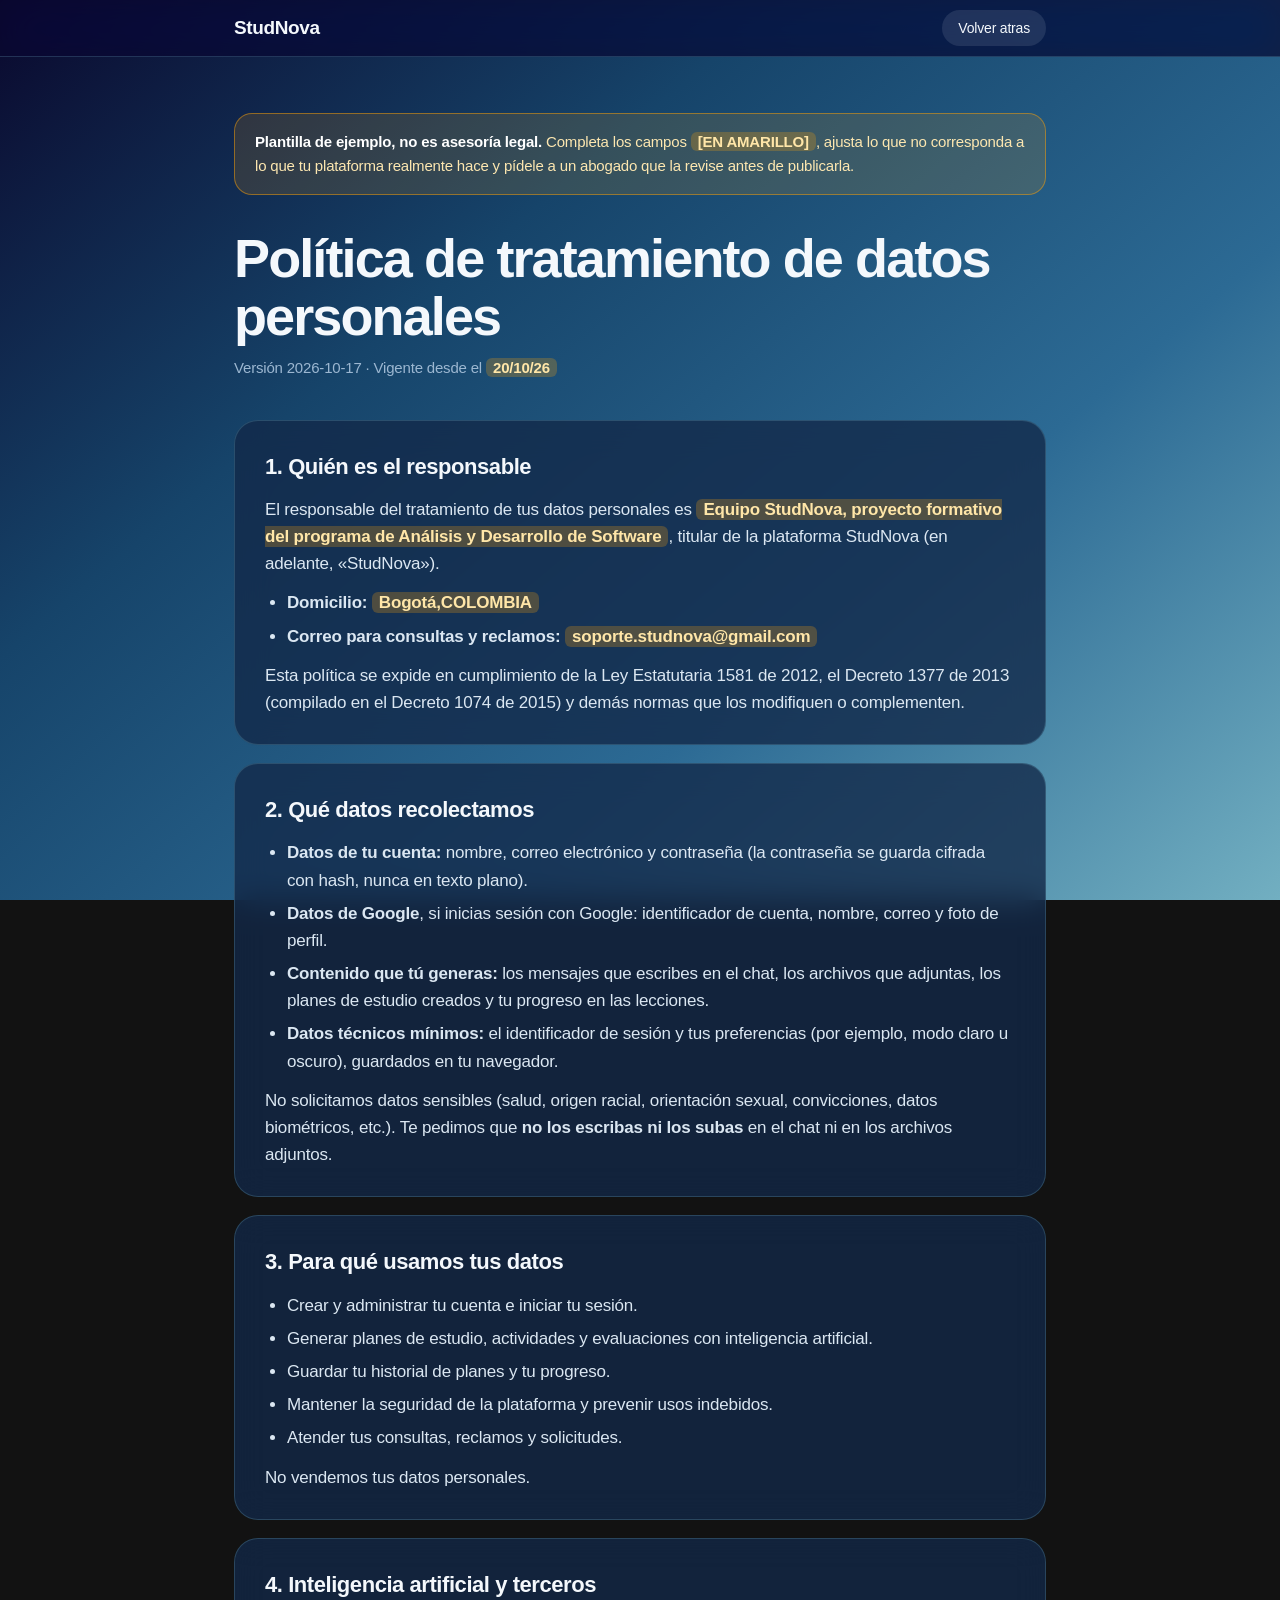
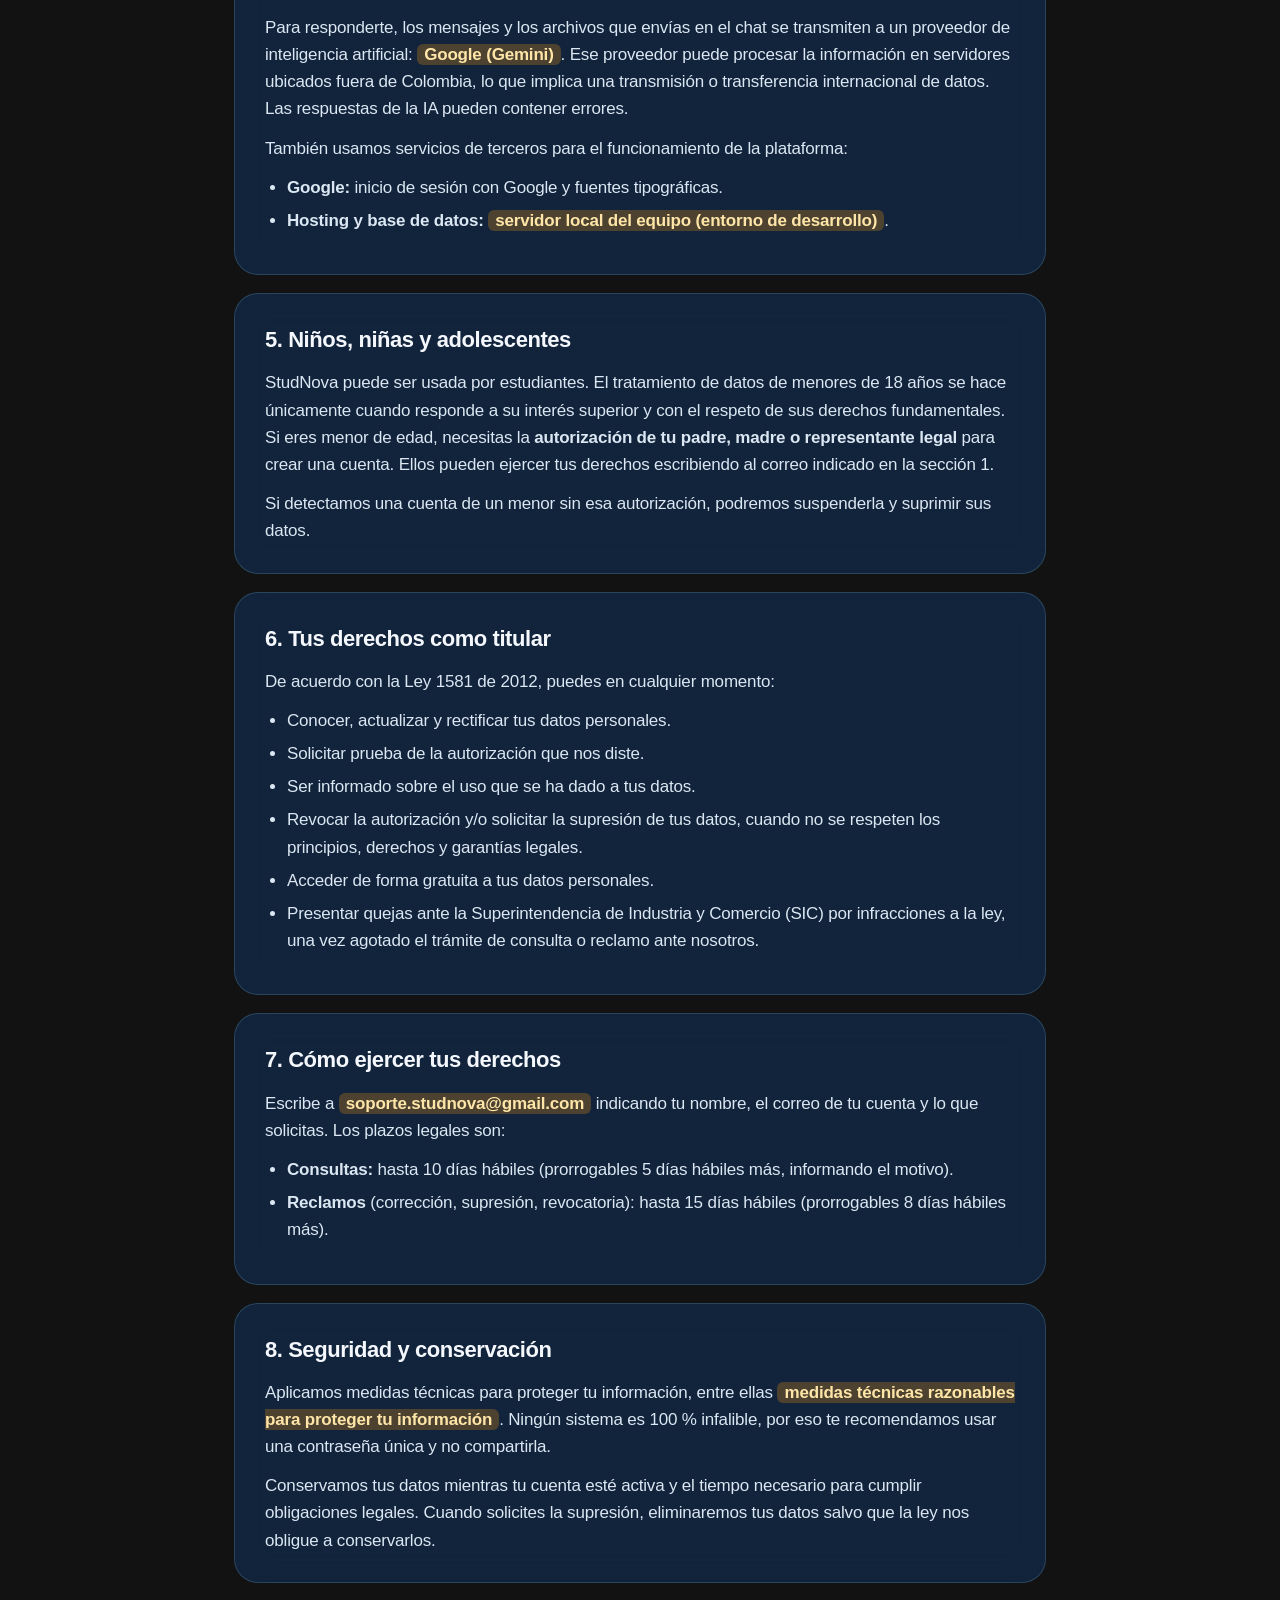
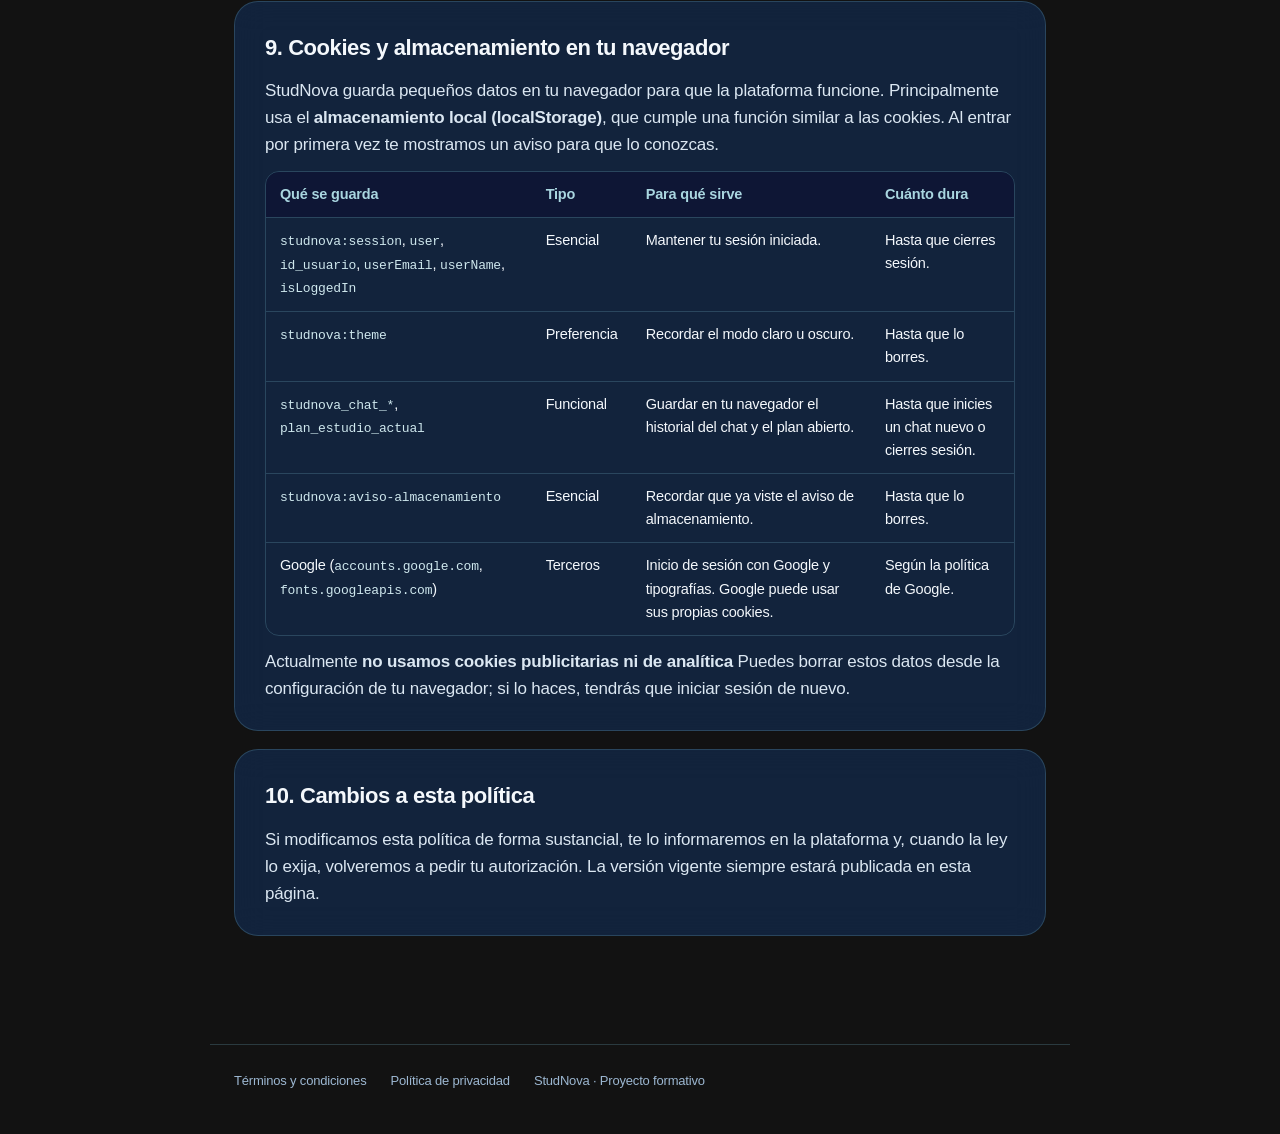
<file: legal/privacidad.html>
<!DOCTYPE html>
<html lang="es">
<head>
<meta charset="UTF-8">
<meta name="viewport" content="width=device-width, initial-scale=1.0">
<title>StudNova — Política de tratamiento de datos personales</title>
<link rel="stylesheet" href="legal.css">
</head>
<body>

<header class="legal-nav">
  <div class="legal-nav-in">
    <a class="legal-logo" href="/principal%20interfaz/index.html">StudNova</a>
    <a class="volver" href="/login/login.html">Volver atras</a>
  </div>
</header>

<main class="legal">

  <!-- BORRA este bloque cuando completes los campos y un abogado revise el texto -->
  <div class="legal-aviso">
    <strong>Plantilla de ejemplo, no es asesoría legal.</strong>
    Completa los campos <mark class="pendiente">[EN AMARILLO]</mark>, ajusta lo que no
    corresponda a lo que tu plataforma realmente hace y pídele a un abogado que la revise
    antes de publicarla.
  </div>

  <h1>Política de tratamiento de datos personales</h1>
  <p class="meta">Versión 2026-10-17 · Vigente desde el <mark class="pendiente">20/10/26 <!--[FECHA DE PUBLICACIÓN]--></mark></p>

  <section id="responsable">
    <h2>1. Quién es el responsable</h2>
    <p>El responsable del tratamiento de tus datos personales es <mark class="pendiente">Equipo StudNova, proyecto formativo del programa de Análisis y Desarrollo de Software</mark>,
       titular de la plataforma StudNova (en adelante, «StudNova»).</p>
    <ul>
      <li><strong>Domicilio:</strong> <mark class="pendiente">Bogotá,COLOMBIA</mark></li>
      <li><strong>Correo para consultas y reclamos:</strong> <mark class="pendiente">soporte.studnova@gmail.com</mark></li>
    </ul>
    <p>Esta política se expide en cumplimiento de la Ley Estatutaria 1581 de 2012, el Decreto 1377 de 2013
       (compilado en el Decreto 1074 de 2015) y demás normas que los modifiquen o complementen.</p>
  </section>

  <section id="datos">
    <h2>2. Qué datos recolectamos</h2>
    <ul>
      <li><strong>Datos de tu cuenta:</strong> nombre, correo electrónico y contraseña (la contraseña se guarda cifrada con hash, nunca en texto plano).</li>
      <li><strong>Datos de Google</strong>, si inicias sesión con Google: identificador de cuenta, nombre, correo y foto de perfil.</li>
      <li><strong>Contenido que tú generas:</strong> los mensajes que escribes en el chat, los archivos que adjuntas, los planes de estudio creados y tu progreso en las lecciones.</li>
      <li><strong>Datos técnicos mínimos:</strong> el identificador de sesión y tus preferencias (por ejemplo, modo claro u oscuro), guardados en tu navegador.</li>
    </ul>
    <p>No solicitamos datos sensibles (salud, origen racial, orientación sexual, convicciones, datos biométricos, etc.).
       Te pedimos que <strong>no los escribas ni los subas</strong> en el chat ni en los archivos adjuntos.</p>
  </section>

  <section id="finalidades">
    <h2>3. Para qué usamos tus datos</h2>
    <ul>
      <li>Crear y administrar tu cuenta e iniciar tu sesión.</li>
      <li>Generar planes de estudio, actividades y evaluaciones con inteligencia artificial.</li>
      <li>Guardar tu historial de planes y tu progreso.</li>
      <li>Mantener la seguridad de la plataforma y prevenir usos indebidos.</li>
      <li>Atender tus consultas, reclamos y solicitudes.</li>
    </ul>
    <p>No vendemos tus datos personales.</p>
  </section>

  <section id="ia">
    <h2>4. Inteligencia artificial y terceros</h2>
    <p>Para responderte, los mensajes y los archivos que envías en el chat se transmiten a un proveedor de inteligencia artificial:
       <mark class="pendiente">Google (Gemini)</mark>.
       Ese proveedor puede procesar la información en servidores ubicados fuera de Colombia, lo que implica una
       transmisión o transferencia internacional de datos. Las respuestas de la IA pueden contener errores.</p>
    <p>También usamos servicios de terceros para el funcionamiento de la plataforma:</p>
    <ul>
      <li><strong>Google:</strong> inicio de sesión con Google y fuentes tipográficas.</li>
      <li><strong>Hosting y base de datos:</strong> <mark class="pendiente">servidor local del equipo (entorno de desarrollo)</mark>.</li>
    </ul>
  </section>

  <section id="menores">
    <h2>5. Niños, niñas y adolescentes</h2>
    <p>StudNova puede ser usada por estudiantes. El tratamiento de datos de menores de 18 años se hace
       únicamente cuando responde a su interés superior y con el respeto de sus derechos fundamentales.
       Si eres menor de edad, necesitas la <strong>autorización de tu padre, madre o representante legal</strong>
       para crear una cuenta. Ellos pueden ejercer tus derechos escribiendo al correo indicado en la sección 1.</p>
    <p>Si detectamos una cuenta de un menor sin esa autorización, podremos suspenderla y suprimir sus datos.</p>
  </section>

  <section id="derechos">
    <h2>6. Tus derechos como titular</h2>
    <p>De acuerdo con la Ley 1581 de 2012, puedes en cualquier momento:</p>
    <ul>
      <li>Conocer, actualizar y rectificar tus datos personales.</li>
      <li>Solicitar prueba de la autorización que nos diste.</li>
      <li>Ser informado sobre el uso que se ha dado a tus datos.</li>
      <li>Revocar la autorización y/o solicitar la supresión de tus datos, cuando no se respeten los principios, derechos y garantías legales.</li>
      <li>Acceder de forma gratuita a tus datos personales.</li>
      <li>Presentar quejas ante la Superintendencia de Industria y Comercio (SIC) por infracciones a la ley, una vez agotado el trámite de consulta o reclamo ante nosotros.</li>
    </ul>
  </section>

  <section id="ejercer">
    <h2>7. Cómo ejercer tus derechos</h2>
    <p>Escribe a <mark class="pendiente">soporte.studnova@gmail.com</mark> indicando tu nombre, el correo de tu cuenta
       y lo que solicitas. Los plazos legales son:</p>
    <ul>
      <li><strong>Consultas:</strong> hasta 10 días hábiles (prorrogables 5 días hábiles más, informando el motivo).</li>
      <li><strong>Reclamos</strong> (corrección, supresión, revocatoria): hasta 15 días hábiles (prorrogables 8 días hábiles más).</li>
    </ul>
  </section>

  <section id="seguridad">
    <h2>8. Seguridad y conservación</h2>
    <p>Aplicamos medidas técnicas para proteger tu información, entre ellas
       <mark class="pendiente">medidas técnicas razonables para proteger tu información</mark>.
       Ningún sistema es 100 % infalible, por eso te recomendamos usar una contraseña única y no compartirla.</p>
    <p>Conservamos tus datos mientras tu cuenta esté activa y el tiempo necesario para cumplir obligaciones legales.
       Cuando solicites la supresión, eliminaremos tus datos salvo que la ley nos obligue a conservarlos.</p>
  </section>

  <section id="cookies">
    <h2>9. Cookies y almacenamiento en tu navegador</h2>
    <p>StudNova guarda pequeños datos en tu navegador para que la plataforma funcione. Principalmente usa el
       <strong>almacenamiento local (localStorage)</strong>, que cumple una función similar a las cookies.
       Al entrar por primera vez te mostramos un aviso para que lo conozcas.</p>

    <div class="tabla-scroll">
      <table>
        <thead>
          <tr><th>Qué se guarda</th><th>Tipo</th><th>Para qué sirve</th><th>Cuánto dura</th></tr>
        </thead>
        <tbody>
          <tr>
            <td><code>studnova:session</code>, <code>user</code>, <code>id_usuario</code>, <code>userEmail</code>, <code>userName</code>, <code>isLoggedIn</code></td>
            <td>Esencial</td>
            <td>Mantener tu sesión iniciada.</td>
            <td>Hasta que cierres sesión.</td>
          </tr>
          <tr>
            <td><code>studnova:theme</code></td>
            <td>Preferencia</td>
            <td>Recordar el modo claro u oscuro.</td>
            <td>Hasta que lo borres.</td>
          </tr>
          <tr>
            <td><code>studnova_chat_*</code>, <code>plan_estudio_actual</code></td>
            <td>Funcional</td>
            <td>Guardar en tu navegador el historial del chat y el plan abierto.</td>
            <td>Hasta que inicies un chat nuevo o cierres sesión.</td>
          </tr>
          <tr>
            <td><code>studnova:aviso-almacenamiento</code></td>
            <td>Esencial</td>
            <td>Recordar que ya viste el aviso de almacenamiento.</td>
            <td>Hasta que lo borres.</td>
          </tr>
          <tr>
            <td>Google (<code>accounts.google.com</code>, <code>fonts.googleapis.com</code>)</td>
            <td>Terceros</td>
            <td>Inicio de sesión con Google y tipografías. Google puede usar sus propias cookies.</td>
            <td>Según la política de Google.</td>
          </tr>
        </tbody>
      </table>
    </div>

    <p style="margin-top:12px">Actualmente <strong>no usamos cookies publicitarias ni de analítica</strong>
       Puedes borrar estos datos desde la configuración de tu navegador; si lo haces, tendrás que iniciar sesión de nuevo.</p>
  </section>

  <section id="cambios">
    <h2>10. Cambios a esta política</h2>
    <p>Si modificamos esta política de forma sustancial, te lo informaremos en la plataforma y, cuando la ley lo exija,
       volveremos a pedir tu autorización. La versión vigente siempre estará publicada en esta página.</p>
  </section>

</main>

<footer class="legal-pie">
  <a href="terminos.html">Términos y condiciones</a>
  <a href="privacidad.html">Política de privacidad</a>
  <span>StudNova · Proyecto formativo</span>
</footer>

</body>
</html>
</file>
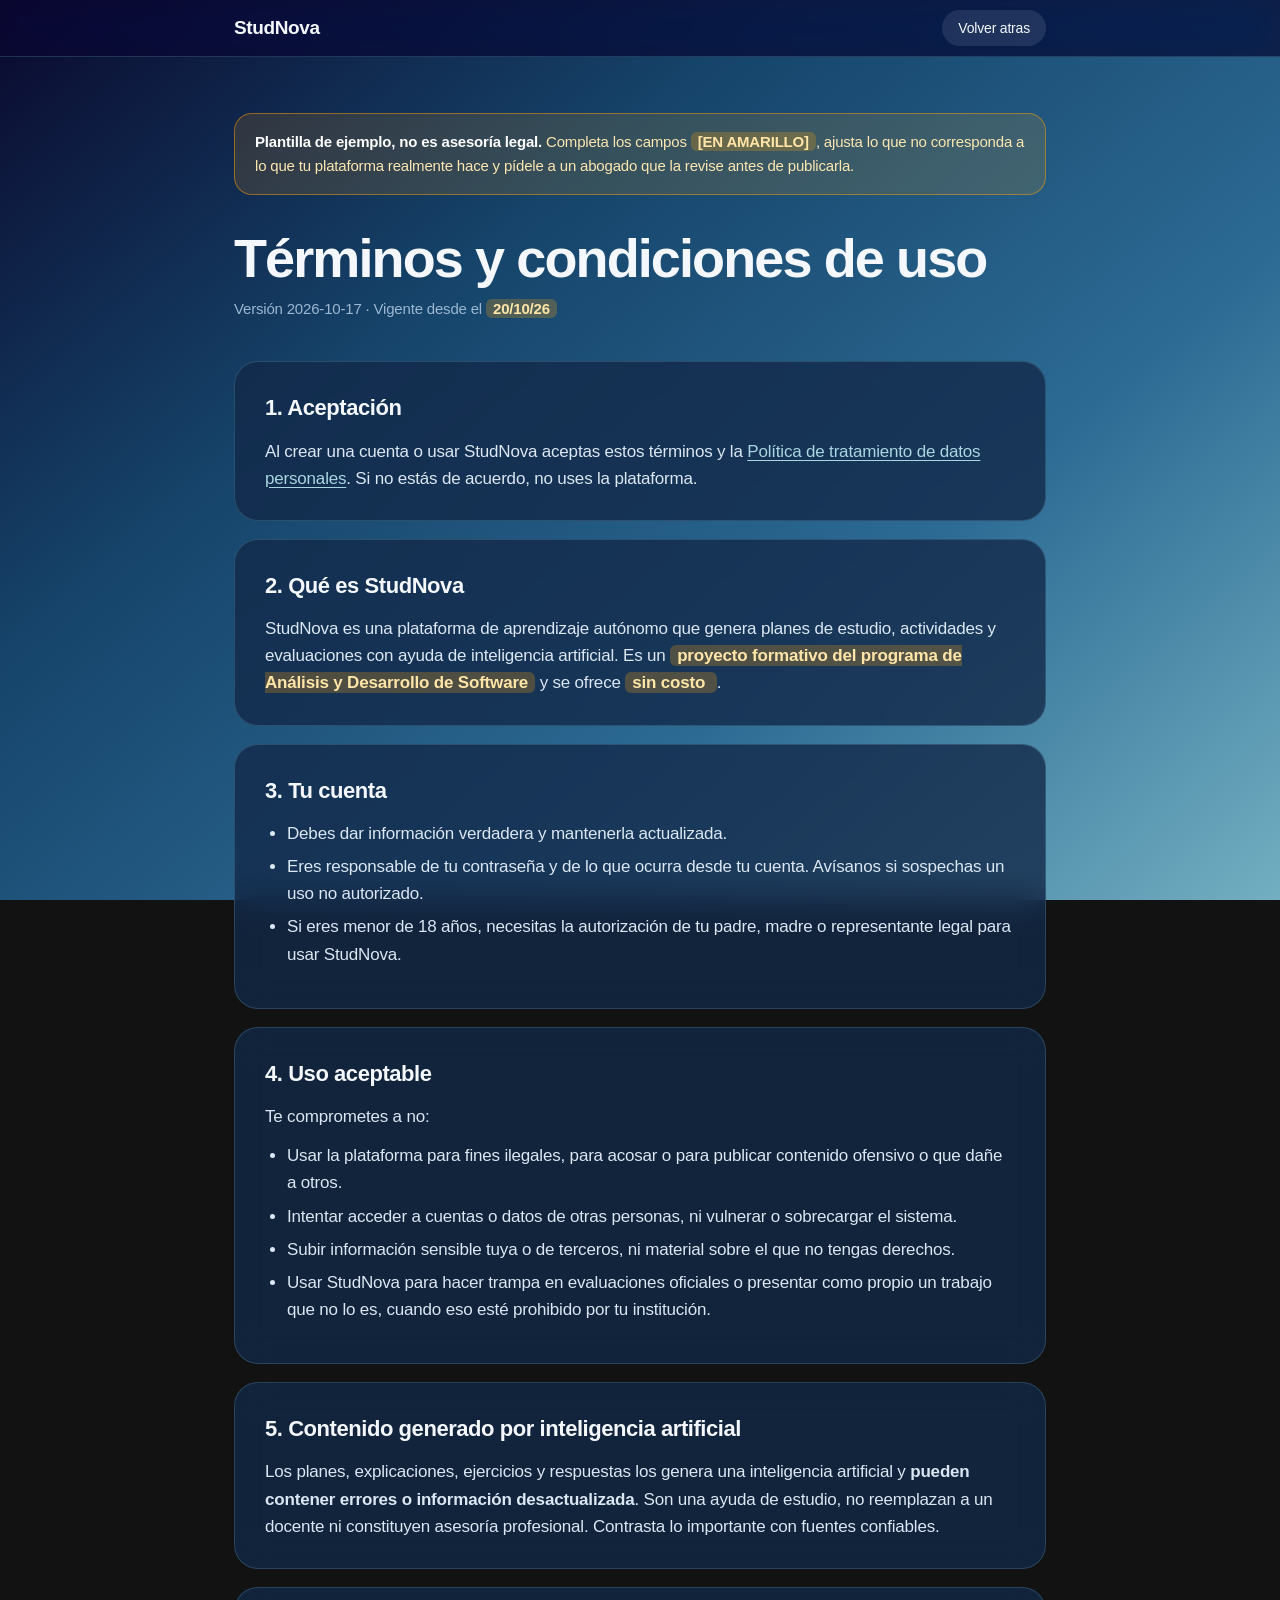
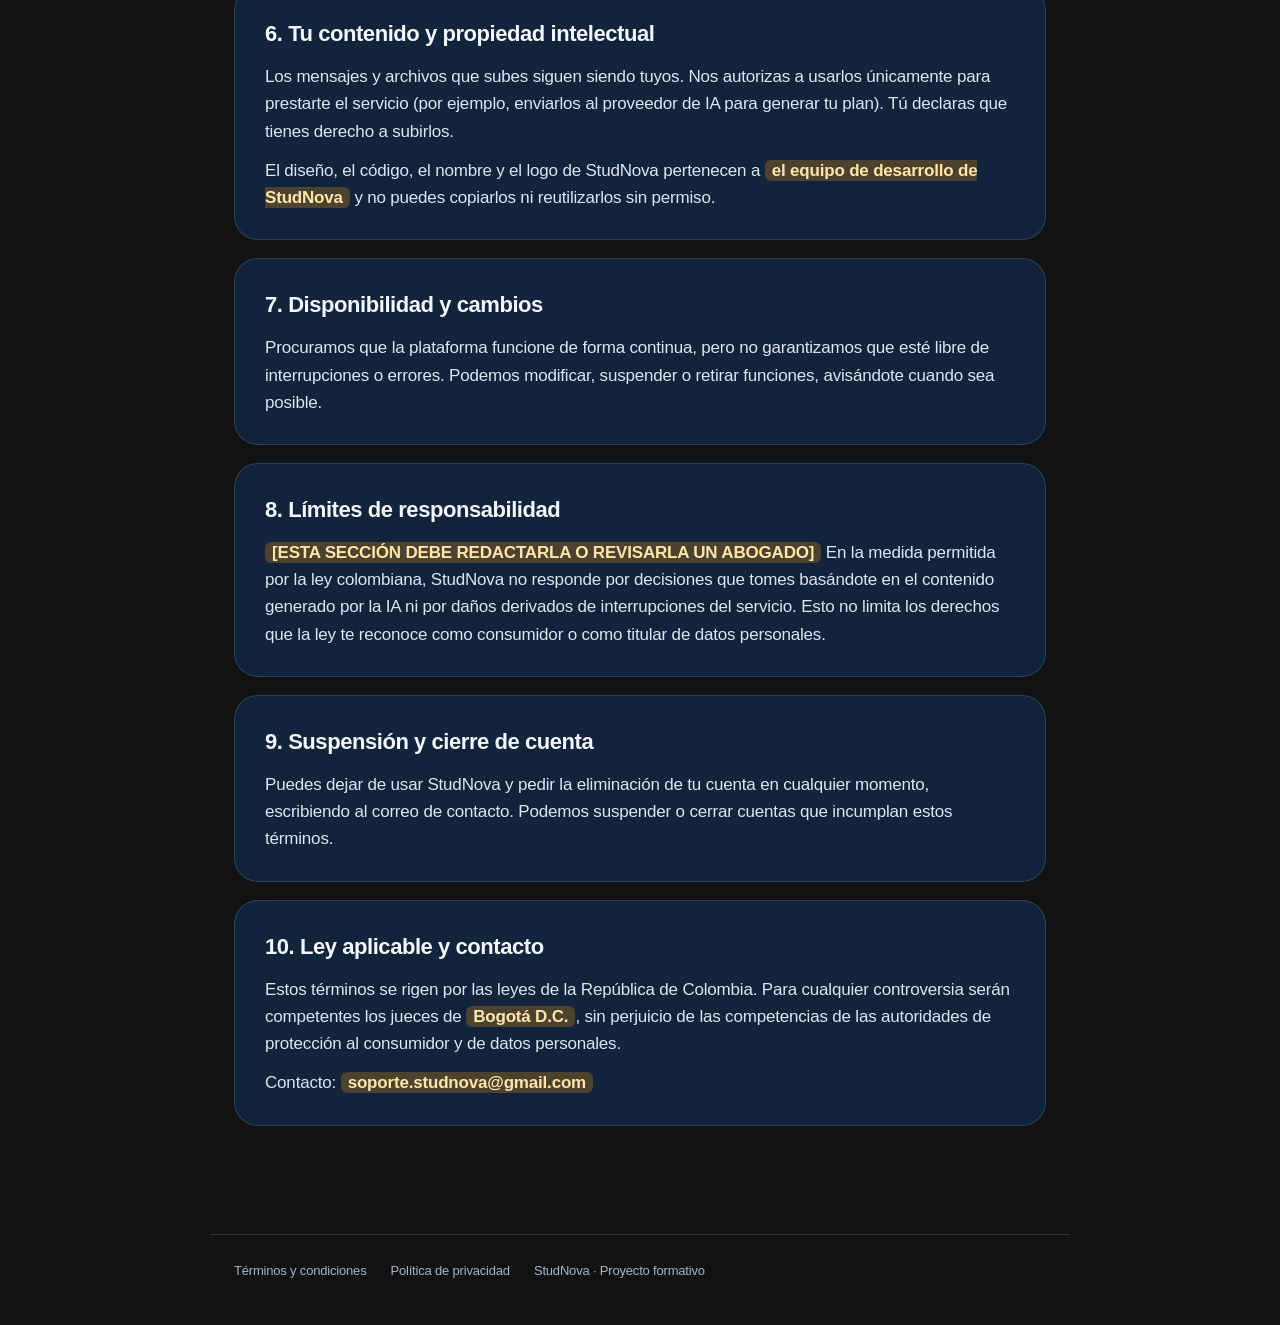
<file: legal/terminos.html>
<!DOCTYPE html>
<html lang="es">
<head>
<meta charset="UTF-8">
<meta name="viewport" content="width=device-width, initial-scale=1.0">
<title>StudNova — Términos y condiciones</title>
<link rel="stylesheet" href="legal.css">
</head>
<body>

<header class="legal-nav">
  <div class="legal-nav-in">
    <a class="legal-logo" href="/principal%20interfaz/index.html">StudNova</a>
    <a class="volver" href="/login/login.html">Volver atras</a>
  </div>
</header>

<main class="legal">

  <!-- BORRA este bloque cuando completes los campos y un abogado revise el texto -->
  <div class="legal-aviso">
    <strong>Plantilla de ejemplo, no es asesoría legal.</strong>
    Completa los campos <mark class="pendiente">[EN AMARILLO]</mark>, ajusta lo que no
    corresponda a lo que tu plataforma realmente hace y pídele a un abogado que la revise
    antes de publicarla.
  </div>

  <h1>Términos y condiciones de uso</h1>
  <p class="meta">Versión 2026-10-17 · Vigente desde el <mark class="pendiente">20/10/26 <!--[FECHA DE PUBLICACIÓN]--> </mark></p>

  <section id="aceptacion">
    <h2>1. Aceptación</h2>
    <p>Al crear una cuenta o usar StudNova aceptas estos términos y la
       <a href="privacidad.html">Política de tratamiento de datos personales</a>.
       Si no estás de acuerdo, no uses la plataforma.</p>
  </section>

  <section id="servicio">
    <h2>2. Qué es StudNova</h2>
    <p>StudNova es una plataforma de aprendizaje autónomo que genera planes de estudio, actividades y evaluaciones
       con ayuda de inteligencia artificial. Es un <mark class="pendiente">proyecto formativo del programa de Análisis y Desarrollo de Software</mark>
       y se ofrece <mark class="pendiente">sin costo </mark>.</p>
  </section>

  <section id="cuenta">
    <h2>3. Tu cuenta</h2>
    <ul>
      <li>Debes dar información verdadera y mantenerla actualizada.</li>
      <li>Eres responsable de tu contraseña y de lo que ocurra desde tu cuenta. Avísanos si sospechas un uso no autorizado.</li>
      <li>Si eres menor de 18 años, necesitas la autorización de tu padre, madre o representante legal para usar StudNova.</li>
    </ul>
  </section>

  <section id="uso">
    <h2>4. Uso aceptable</h2>
    <p>Te comprometes a no:</p>
    <ul>
      <li>Usar la plataforma para fines ilegales, para acosar o para publicar contenido ofensivo o que dañe a otros.</li>
      <li>Intentar acceder a cuentas o datos de otras personas, ni vulnerar o sobrecargar el sistema.</li>
      <li>Subir información sensible tuya o de terceros, ni material sobre el que no tengas derechos.</li>
      <li>Usar StudNova para hacer trampa en evaluaciones oficiales o presentar como propio un trabajo que no lo es, cuando eso esté prohibido por tu institución.</li>
    </ul>
  </section>

  <section id="ia">
    <h2>5. Contenido generado por inteligencia artificial</h2>
    <p>Los planes, explicaciones, ejercicios y respuestas los genera una inteligencia artificial y <strong>pueden contener
       errores o información desactualizada</strong>. Son una ayuda de estudio, no reemplazan a un docente ni
       constituyen asesoría profesional. Contrasta lo importante con fuentes confiables.</p>
  </section>

  <section id="contenido">
    <h2>6. Tu contenido y propiedad intelectual</h2>
    <p>Los mensajes y archivos que subes siguen siendo tuyos. Nos autorizas a usarlos únicamente para prestarte el
       servicio (por ejemplo, enviarlos al proveedor de IA para generar tu plan). Tú declaras que tienes derecho a
       subirlos.</p>
    <p>El diseño, el código, el nombre y el logo de StudNova pertenecen a <mark class="pendiente">el equipo de desarrollo de StudNova</mark>
       y no puedes copiarlos ni reutilizarlos sin permiso.</p>
  </section>

  <section id="disponibilidad">
    <h2>7. Disponibilidad y cambios</h2>
    <p>Procuramos que la plataforma funcione de forma continua, pero no garantizamos que esté libre de
       interrupciones o errores. Podemos modificar, suspender o retirar funciones, avisándote cuando sea posible.</p>
  </section>

  <section id="responsabilidad">
    <h2>8. Límites de responsabilidad</h2>
    <p><mark class="pendiente">[ESTA SECCIÓN DEBE REDACTARLA O REVISARLA UN ABOGADO]</mark>
       En la medida permitida por la ley colombiana, StudNova no responde por decisiones que tomes basándote
       en el contenido generado por la IA ni por daños derivados de interrupciones del servicio. Esto no limita
       los derechos que la ley te reconoce como consumidor o como titular de datos personales.</p>
  </section>

  <section id="terminacion">
    <h2>9. Suspensión y cierre de cuenta</h2>
    <p>Puedes dejar de usar StudNova y pedir la eliminación de tu cuenta en cualquier momento, escribiendo al correo
       de contacto. Podemos suspender o cerrar cuentas que incumplan estos términos.</p>
  </section>

  <section id="ley">
    <h2>10. Ley aplicable y contacto</h2>
    <p>Estos términos se rigen por las leyes de la República de Colombia. Para cualquier controversia serán competentes
       los jueces de <mark class="pendiente">Bogotá D.C.</mark>, sin perjuicio de las competencias de las autoridades
       de protección al consumidor y de datos personales.</p>
    <p>Contacto: <mark class="pendiente">soporte.studnova@gmail.com</mark></p>
  </section>

</main>

<footer class="legal-pie">
  <a href="terminos.html">Términos y condiciones</a>
  <a href="privacidad.html">Política de privacidad</a>
  <span>StudNova · Proyecto formativo</span>
</footer>

</body>
</html>
</file>
<file: legal/legal.css>
/* ============================================================
   StudNova — legal.css
   Estilos de las páginas legales (privacidad y términos).
   Misma paleta y estilo Apple que la landing.
   ============================================================ */
:root{
  --bg-dark:#0A082D; --primary:#16446A; --secondary:#72AFC1; --accent:#2C6A94;
  --card:rgba(18,40,72,.78); --border:rgba(114,175,193,.25);
  --text:#F4F8FC; --text2:#9CB7D1; --coral-soft:#A9D6E0;
  --font:-apple-system,BlinkMacSystemFont,"SF Pro Display","SF Pro Text","Inter",
         "Segoe UI","Helvetica Neue",Helvetica,Arial,sans-serif;
}
*{margin:0;padding:0;box-sizing:border-box;}
html{color-scheme:dark;scroll-behavior:smooth;scroll-padding-top:84px;}

body{
  font-family:var(--font);
  font-size:17px;
  line-height:1.6;
  letter-spacing:-0.011em;
  color:var(--text);
  -webkit-font-smoothing:antialiased;
  background:linear-gradient(500deg,var(--bg-dark),var(--primary),var(--accent),var(--secondary));
  background-attachment:fixed;
  min-height:100vh;
}
::selection{background:var(--coral-soft);color:var(--bg-dark);}
a{color:var(--coral-soft);text-underline-offset:3px;}
a:hover{color:#fff;}
a:focus-visible,button:focus-visible{outline:2px solid var(--coral-soft);outline-offset:3px;border-radius:6px;}

/* Barra superior */
.legal-nav{
  position:sticky;top:0;z-index:10;
  background:rgba(10,8,45,.72);
  -webkit-backdrop-filter:saturate(180%) blur(20px);
  backdrop-filter:saturate(180%) blur(20px);
  border-bottom:1px solid var(--border);
}
.legal-nav-in{
  max-width:860px;margin:0 auto;padding:0 24px;height:56px;
  display:flex;align-items:center;justify-content:space-between;gap:16px;
}
.legal-logo{font-size:19px;font-weight:600;letter-spacing:-0.02em;color:var(--text);text-decoration:none;}
.legal-nav a.volver{
  font-size:14px;text-decoration:none;color:var(--text);
  background:rgba(244,248,252,.1);padding:7px 16px;border-radius:980px;
  transition:background .2s ease;
}
.legal-nav a.volver:hover{background:rgba(244,248,252,.18);}

/* Contenido */
.legal{max-width:860px;margin:0 auto;padding:56px 24px 90px;}

.legal-aviso{
  background:rgba(245,158,11,.14);
  border:1px solid rgba(245,158,11,.5);
  border-radius:18px;padding:16px 20px;margin-bottom:34px;
  font-size:15px;color:#fde7b0;
}
.legal-aviso strong{color:#fff;}

.legal h1{
  font-size:clamp(34px,6vw,54px);line-height:1.08;
  letter-spacing:-0.035em;font-weight:700;margin-bottom:10px;
}
.legal .meta{color:var(--text2);font-size:15px;margin-bottom:40px;}

.legal section{
  background:var(--card);
  -webkit-backdrop-filter:blur(16px);backdrop-filter:blur(16px);
  border:1px solid var(--border);
  border-radius:24px;padding:28px 30px;margin-bottom:18px;
}
.legal h2{font-size:22px;letter-spacing:-0.02em;margin-bottom:12px;font-weight:600;}
.legal h3{font-size:16px;margin:16px 0 6px;color:var(--coral-soft);font-weight:600;}
.legal p{margin-bottom:12px;color:#dbe7f2;}
.legal p:last-child{margin-bottom:0;}
.legal ul{margin:6px 0 12px 22px;color:#dbe7f2;}
.legal li{margin-bottom:6px;}

/* Campos que debes completar */
mark.pendiente{
  background:rgba(245,158,11,.25);color:#ffe6a8;
  padding:1px 7px;border-radius:6px;font-weight:600;
}

/* Tabla de cookies / almacenamiento */
.tabla-scroll{overflow-x:auto;margin:10px 0 4px;border-radius:14px;border:1px solid var(--border);}
table{width:100%;border-collapse:collapse;font-size:14.5px;min-width:620px;}
th,td{text-align:left;padding:11px 14px;border-bottom:1px solid var(--border);vertical-align:top;}
th{background:rgba(10,8,45,.45);color:var(--coral-soft);font-weight:600;}
tr:last-child td{border-bottom:none;}
td code{font-family:ui-monospace,Menlo,Consolas,monospace;font-size:13px;color:#cfe8ee;}

/* Pie */
.legal-pie{
  max-width:860px;margin:0 auto;padding:26px 24px 44px;
  border-top:1px solid var(--border);
  display:flex;flex-wrap:wrap;gap:8px 24px;font-size:13px;color:var(--text2);
}
.legal-pie a{color:var(--text2);text-decoration:none;}
.legal-pie a:hover{color:var(--text);text-decoration:underline;}

@media (max-width:560px){
  .legal{padding:36px 16px 70px;}
  .legal section{padding:22px 20px;border-radius:20px;}
}
</file>
